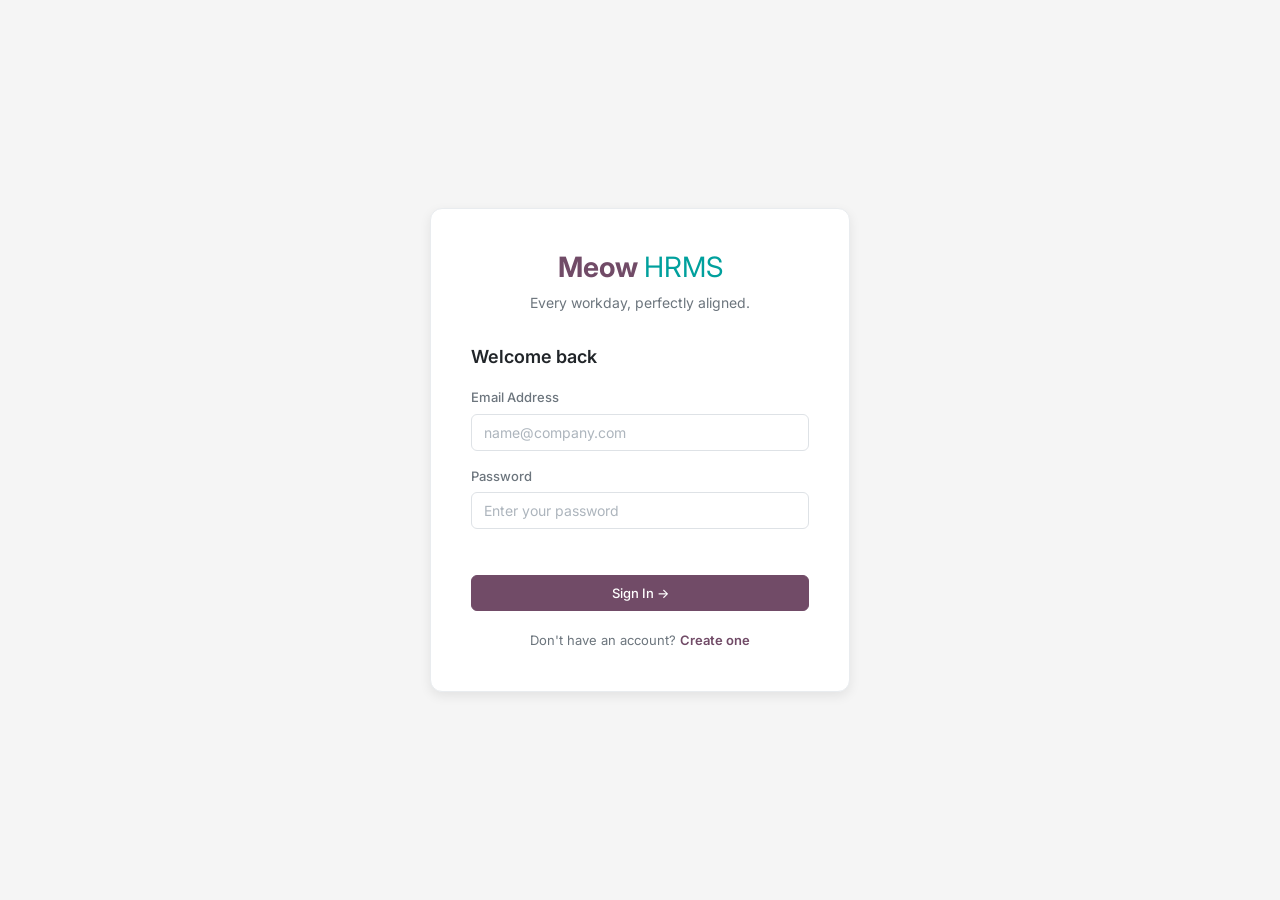
<file: index.html>
<!DOCTYPE html>
<html lang="en">

<head>
    <meta charset="UTF-8">
    <meta name="viewport" content="width=device-width, initial-scale=1.0">
    <title>Meow HRMS - Human Resource Management System</title>
    <meta name="description"
        content="Meow HRMS - A modern human resource management system for attendance, leave, and payroll management.">
    <!-- Google Fonts -->
    <link rel="preconnect" href="https://fonts.googleapis.com">
    <link rel="preconnect" href="https://fonts.gstatic.com" crossorigin>
    <link href="https://fonts.googleapis.com/css2?family=Inter:wght@300;400;500;600;700;800&display=swap"
        rel="stylesheet">
    <!-- CSS -->
    <link rel="stylesheet" href="css/main.css">
</head>

<body class="auth-body">

    <div class="auth-container">
        <div class="auth-header">
            <h1 class="logo">Meow <span>HRMS</span></h1>
            <p>Every workday, perfectly aligned.</p>
        </div>

        <!-- Login Form -->
        <form id="login-form" class="auth-form active">
            <h2>Welcome back</h2>
            <div class="input-group">
                <label for="login-email">Email Address</label>
                <input type="email" id="login-email" required placeholder="name@company.com" autocomplete="email" autocapitalize="none" autocorrect="off" spellcheck="false">
            </div>
            <div class="input-group">
                <label for="login-password">Password</label>
                <input type="password" id="login-password" required placeholder="Enter your password"
                    autocomplete="current-password">
            </div>
            <div class="error-message" id="login-error"></div>
            <button type="submit" class="btn btn-primary btn-block">Sign In →</button>
            <p class="auth-switch">Don't have an account? <a href="#" id="show-signup">Create one</a></p>
        </form>

        <!-- Signup Form -->
        <form id="signup-form" class="auth-form hidden">
            <h2>Create account</h2>
            <div class="input-group">
                <label for="signup-empid">Employee ID</label>
                <input type="text" id="signup-empid" required placeholder="EMP-001">
            </div>
            <div class="input-group">
                <label for="signup-name">Full Name</label>
                <input type="text" id="signup-name" required placeholder="John Doe" autocomplete="name">
            </div>
            <div class="input-group">
                <label for="signup-email">Email Address</label>
                <input type="email" id="signup-email" required placeholder="name@company.com" autocomplete="email">
            </div>
            <div class="input-group">
                <label for="signup-password">Password</label>
                <input type="password" id="signup-password" required placeholder="Min 6 characters"
                    autocomplete="new-password">
            </div>
            <div class="input-group">
                <label for="signup-department">Department</label>
                <select id="signup-department" required>
                    <option value="Engineering">Engineering</option>
                    <option value="Marketing">Marketing</option>
                    <option value="Sales">Sales</option>
                    <option value="Finance">Finance</option>
                    <option value="HR">Human Resources</option>
                    <option value="Operations">Operations</option>
                </select>
            </div>
            <div class="input-group">
                <label for="signup-role">Role</label>
                <select id="signup-role" required>
                    <option value="Employee">Employee</option>
                    <option value="Admin">Admin / HR Officer</option>
                </select>
            </div>
            <div class="error-message" id="signup-error"></div>
            <button type="submit" class="btn btn-primary btn-block">Create Account →</button>
            <p class="auth-switch">Already have an account? <a href="#" id="show-login">Sign In</a></p>
        </form>
    </div>

    <div class="toast-container" id="toast-container"></div>

    <script src="js/store.js"></script>
    <script src="js/auth.js"></script>
</body>

</html>
</file>
<file: css/main.css>
:root {
    /* Odoo brand colors */
    --color-primary: #714B67;
    --color-primary-light: #8B6580;
    --color-primary-dark: #5A3A52;
    --color-secondary: #00A09D;
    --color-secondary-light: #17B3B0;
    
    /* Semantic */
    --color-success: #21B573;
    --color-danger: #E24C4C;
    --color-warning: #E9A120;
    --color-info: #4A90D9;
    
    /* Neutrals */
    --color-bg: #F5F5F5;
    --color-surface: #FFFFFF;
    --color-text: #212529;
    --color-text-secondary: #6C757D;
    --color-text-muted: #ADB5BD;
    --color-border: #E9ECEF;
    --color-border-dark: #DEE2E6;
    
    /* Effects */
    --shadow-sm: 0 1px 2px rgba(0,0,0,0.05);
    --shadow-md: 0 4px 12px rgba(0,0,0,0.08);
    --radius-sm: 6px;
    --radius-md: 8px;
    --radius-lg: 12px;
    
    --transition: all 0.2s ease;
}

* {
    margin: 0;
    padding: 0;
    box-sizing: border-box;
}

::-webkit-scrollbar { width: 6px; }
::-webkit-scrollbar-track { background: transparent; }
::-webkit-scrollbar-thumb { background: #DEE2E6; border-radius: 3px; }
::-webkit-scrollbar-thumb:hover { background: #ADB5BD; }

body {
    font-family: 'Inter', -apple-system, BlinkMacSystemFont, sans-serif;
    background-color: var(--color-bg);
    color: var(--color-text);
    line-height: 1.5;
    min-height: 100vh;
    font-size: 14px;
}

/* Typography */
h1, h2, h3, h4, h5, h6 {
    font-weight: 600;
    line-height: 1.3;
    color: var(--color-text);
}

.logo {
    font-size: 1.75rem;
    font-weight: 700;
    color: var(--color-primary);
}
.logo span {
    color: var(--color-secondary);
    font-weight: 400;
}

.logo-small {
    font-size: 1.25rem;
    font-weight: 700;
    color: var(--color-primary);
}
.logo-small span {
    color: var(--color-secondary);
    font-weight: 400;
}

/* Buttons */
.btn {
    display: inline-flex;
    align-items: center;
    justify-content: center;
    gap: 6px;
    padding: 8px 16px;
    border-radius: var(--radius-sm);
    border: 1px solid transparent;
    font-size: 13px;
    font-weight: 500;
    font-family: inherit;
    cursor: pointer;
    transition: var(--transition);
    line-height: 1.4;
    white-space: nowrap;
}

.btn-primary {
    background: var(--color-primary);
    color: #fff;
    border-color: var(--color-primary);
}
.btn-primary:hover {
    background: var(--color-primary-dark);
    border-color: var(--color-primary-dark);
}

.btn-secondary {
    background: var(--color-secondary);
    color: #fff;
    border-color: var(--color-secondary);
}
.btn-secondary:hover { opacity: 0.9; }

.btn-success {
    background: var(--color-success);
    color: #fff;
    border-color: var(--color-success);
}
.btn-success:hover { opacity: 0.9; }

.btn-danger {
    background: var(--color-danger);
    color: #fff;
    border-color: var(--color-danger);
}
.btn-danger:hover { opacity: 0.9; }

.btn-outline {
    background: #fff;
    color: var(--color-text-secondary);
    border-color: var(--color-border-dark);
}
.btn-outline:hover {
    background: var(--color-bg);
    color: var(--color-text);
}

.btn-ghost {
    background: transparent;
    color: var(--color-primary);
    border: none;
    padding: 6px 10px;
}
.btn-ghost:hover {
    background: rgba(113, 75, 103, 0.06);
}

.btn-block { display: flex; width: 100%; }
.btn-sm { padding: 5px 12px; font-size: 12px; }

/* Forms */
.input-group {
    margin-bottom: 16px;
}
.input-group label {
    display: block;
    margin-bottom: 6px;
    font-weight: 500;
    font-size: 13px;
    color: var(--color-text-secondary);
}
.input-group input,
.input-group select,
.input-group textarea {
    width: 100%;
    padding: 9px 12px;
    border: 1px solid var(--color-border-dark);
    border-radius: var(--radius-sm);
    font-family: inherit;
    font-size: 14px;
    color: var(--color-text);
    background: #fff;
    transition: var(--transition);
}
.input-group input:focus,
.input-group select:focus,
.input-group textarea:focus {
    outline: none;
    border-color: var(--color-primary);
    box-shadow: 0 0 0 3px rgba(113, 75, 103, 0.1);
}
.input-group input:disabled {
    background: var(--color-bg);
    color: var(--color-text-secondary);
    cursor: not-allowed;
}
.input-group input::placeholder,
.input-group textarea::placeholder {
    color: var(--color-text-muted);
}

/* Auth Pages */
.auth-body {
    display: flex;
    align-items: center;
    justify-content: center;
    background: var(--color-bg);
}
.auth-container {
    width: 100%;
    max-width: 420px;
    padding: 40px;
    margin: 24px;
    background: #fff;
    border: 1px solid var(--color-border);
    border-radius: var(--radius-lg);
    box-shadow: var(--shadow-md);
}
.auth-header {
    text-align: center;
    margin-bottom: 32px;
}
.auth-header p {
    color: var(--color-text-secondary);
    font-size: 14px;
    margin-top: 6px;
}

.auth-form { display: none; }
.auth-form.active { display: block; }

.auth-form h2 {
    font-size: 18px;
    margin-bottom: 20px;
    color: var(--color-text);
}

.auth-switch {
    margin-top: 20px;
    text-align: center;
    font-size: 13px;
    color: var(--color-text-secondary);
}
.auth-switch a {
    color: var(--color-primary);
    text-decoration: none;
    font-weight: 600;
}
.auth-switch a:hover { text-decoration: underline; }

.error-message {
    color: var(--color-danger);
    font-size: 13px;
    margin-bottom: 12px;
    text-align: center;
    min-height: 18px;
}

/* Utilities */
.hidden { display: none !important; }

/* Card */
.card {
    background: #fff;
    border: 1px solid var(--color-border);
    border-radius: var(--radius-md);
    padding: 20px;
}

/* Badge */
.badge {
    padding: 3px 10px;
    border-radius: 100px;
    font-size: 12px;
    font-weight: 500;
    display: inline-block;
}
.badge.present { background: #E6F7EF; color: #0E7B46; }
.badge.absent { background: #FDE8E8; color: #C53030; }
.badge.half-day { background: #FEF3CD; color: #92600A; }
.badge.leave { background: #DBEAFE; color: #1E40AF; }
.badge.pending { background: #FEF3CD; color: #92600A; }
.badge.approved { background: #E6F7EF; color: #0E7B46; }
.badge.rejected { background: #FDE8E8; color: #C53030; }

/* Toast Notifications */
.toast-container {
    position: fixed;
    top: 16px;
    right: 16px;
    z-index: 10000;
    display: flex;
    flex-direction: column;
    gap: 8px;
}
.toast {
    display: flex;
    align-items: center;
    gap: 10px;
    padding: 12px 16px;
    border-radius: var(--radius-md);
    background: #fff;
    border: 1px solid var(--color-border);
    box-shadow: 0 8px 24px rgba(0,0,0,0.12);
    animation: toastIn 0.3s ease;
    min-width: 280px;
    max-width: 400px;
}
.toast.toast-out { animation: toastOut 0.25s ease forwards; }
.toast-icon { font-size: 16px; flex-shrink: 0; }
.toast-body { flex: 1; }
.toast-title { font-weight: 600; font-size: 13px; }
.toast-message { font-size: 12px; color: var(--color-text-secondary); margin-top: 1px; }
.toast-close {
    background: none; border: none; color: var(--color-text-muted);
    cursor: pointer; font-size: 16px; padding: 2px; line-height: 1;
}
.toast-close:hover { color: var(--color-text); }
.toast.success { border-left: 3px solid var(--color-success); }
.toast.error { border-left: 3px solid var(--color-danger); }
.toast.warning { border-left: 3px solid var(--color-warning); }
.toast.info { border-left: 3px solid var(--color-info); }

@keyframes toastIn {
    from { opacity: 0; transform: translateX(24px); }
    to { opacity: 1; transform: translateX(0); }
}
@keyframes toastOut {
    from { opacity: 1; transform: translateX(0); }
    to { opacity: 0; transform: translateX(24px); }
}

/* Modal */
.modal-overlay {
    position: fixed;
    top: 0; left: 0; right: 0; bottom: 0;
    background: rgba(0,0,0,0.4);
    display: flex;
    align-items: center;
    justify-content: center;
    z-index: 9000;
}
.modal {
    background: #fff;
    border-radius: var(--radius-lg);
    padding: 28px;
    width: 100%;
    max-width: 440px;
    margin: 16px;
    box-shadow: 0 16px 48px rgba(0,0,0,0.15);
}
.modal h3 { margin-bottom: 16px; font-size: 16px; }
.modal-actions {
    display: flex;
    justify-content: flex-end;
    gap: 8px;
    margin-top: 20px;
}

/* Empty State */
.empty-state {
    text-align: center;
    padding: 40px 20px;
    color: var(--color-text-secondary);
}
.empty-state .empty-icon { font-size: 32px; margin-bottom: 12px; opacity: 0.5; }
.empty-state h3 { color: var(--color-text-secondary); font-weight: 500; font-size: 14px; }
.empty-state p { font-size: 13px; color: var(--color-text-muted); }

/* Responsive */
@media (max-width: 768px) {
    .auth-container { padding: 28px; margin: 12px; }
    .form-grid { grid-template-columns: 1fr; }
}
</file>
<file: css/dashboard.css>
/* Dashboard Layout */
.dashboard-layout {
    display: flex;
    height: 100vh;
    overflow: hidden;
}

/* Sidebar */
.sidebar {
    width: 240px;
    flex-shrink: 0;
    display: flex;
    flex-direction: column;
    background: #fff;
    border-right: 1px solid var(--color-border);
}

.sidebar-header {
    padding: 20px 20px 16px;
    border-bottom: 1px solid var(--color-border);
}

.user-info {
    padding: 16px 20px;
    display: flex;
    align-items: center;
    gap: 10px;
    border-bottom: 1px solid var(--color-border);
}

.avatar {
    width: 36px;
    height: 36px;
    background: var(--color-primary);
    border-radius: var(--radius-sm);
    display: flex;
    align-items: center;
    justify-content: center;
    font-size: 14px;
    font-weight: 600;
    color: #fff;
    text-transform: uppercase;
    flex-shrink: 0;
}

.user-info .details { flex: 1; overflow: hidden; }
.user-info .name {
    font-weight: 600;
    font-size: 13px;
    white-space: nowrap;
    text-overflow: ellipsis;
    overflow: hidden;
    color: var(--color-text);
}
.user-info .role {
    font-size: 11px;
    color: var(--color-text-muted);
    text-transform: uppercase;
    letter-spacing: 0.04em;
}

.sidebar-nav {
    flex: 1;
    overflow-y: auto;
    padding: 12px 8px;
}

.nav-item {
    display: flex;
    align-items: center;
    padding: 8px 12px;
    color: var(--color-text-secondary);
    text-decoration: none;
    transition: var(--transition);
    gap: 10px;
    font-weight: 500;
    font-size: 13px;
    border-radius: var(--radius-sm);
    margin-bottom: 2px;
}
.nav-item .icon { font-size: 15px; width: 20px; text-align: center; }
.nav-item:hover {
    background: var(--color-bg);
    color: var(--color-text);
}
.nav-item.active {
    background: rgba(113, 75, 103, 0.08);
    color: var(--color-primary);
    font-weight: 600;
}

.nav-separator {
    padding: 16px 12px 6px;
    font-size: 11px;
    text-transform: uppercase;
    letter-spacing: 0.08em;
    color: var(--color-text-muted);
    font-weight: 600;
}

.sidebar-footer {
    padding: 16px 20px;
    border-top: 1px solid var(--color-border);
}

/* Main Content */
.main-content {
    flex: 1;
    display: flex;
    flex-direction: column;
    overflow: hidden;
    background: var(--color-bg);
}

.topbar {
    height: 56px;
    padding: 0 24px;
    display: flex;
    align-items: center;
    justify-content: space-between;
    background: #fff;
    border-bottom: 1px solid var(--color-border);
}
.topbar h1 {
    font-size: 16px;
    font-weight: 600;
    color: var(--color-text);
    margin: 0;
}
.topbar-actions {
    display: flex;
    align-items: center;
    gap: 12px;
}
.date-display {
    font-size: 13px;
    color: var(--color-text-secondary);
}

.view-container {
    flex: 1;
    padding: 24px;
    overflow-y: auto;
}

/* Dashboard Grid */
.dashboard-grid {
    display: grid;
    grid-template-columns: repeat(auto-fit, minmax(220px, 1fr));
    gap: 16px;
}

.stat-card {
    display: flex;
    align-items: center;
    gap: 14px;
}
.stat-icon {
    width: 44px;
    height: 44px;
    border-radius: var(--radius-md);
    display: flex;
    align-items: center;
    justify-content: center;
    font-size: 20px;
    flex-shrink: 0;
    background: var(--color-bg);
}
.stat-info h3 {
    font-size: 12px;
    color: var(--color-text-muted);
    font-weight: 500;
    text-transform: uppercase;
    letter-spacing: 0.04em;
    margin-bottom: 2px;
}
.stat-info .value {
    font-size: 24px;
    font-weight: 700;
    color: var(--color-text);
}

/* Tables */
.table-container {
    background: #fff;
    border: 1px solid var(--color-border);
    border-radius: var(--radius-md);
    overflow: hidden;
    margin-top: 16px;
}
table { width: 100%; border-collapse: collapse; }
th, td {
    padding: 10px 16px;
    text-align: left;
    border-bottom: 1px solid var(--color-border);
    font-size: 13px;
}
th {
    background: var(--color-bg);
    font-weight: 600;
    color: var(--color-text-secondary);
    text-transform: uppercase;
    font-size: 11px;
    letter-spacing: 0.06em;
}
tbody tr:hover { background: #FAFAFA; }
tbody tr:last-child td { border-bottom: none; }

/* Forms */
.form-grid {
    display: grid;
    grid-template-columns: 1fr 1fr;
    gap: 16px;
}
.form-actions {
    margin-top: 20px;
    display: flex;
    justify-content: flex-end;
    gap: 8px;
}

/* Section Header */
.section-header {
    display: flex;
    align-items: center;
    justify-content: space-between;
    margin-bottom: 16px;
    flex-wrap: wrap;
    gap: 12px;
}
.section-header .section-title h2 { font-size: 16px; margin-bottom: 2px; }
.section-header .section-title p { font-size: 13px; color: var(--color-text-secondary); }

/* Check-in Banner */
.checkin-banner {
    background: #fff;
    border: 1px solid var(--color-border);
    border-radius: var(--radius-md);
    padding: 16px 20px;
    display: flex;
    align-items: center;
    justify-content: space-between;
    margin-bottom: 16px;
}
.checkin-banner .checkin-info { display: flex; align-items: center; gap: 12px; }
.checkin-banner .checkin-time { font-size: 22px; font-weight: 700; font-variant-numeric: tabular-nums; }
.checkin-banner .checkin-label { font-size: 12px; color: var(--color-text-secondary); }

/* Profile */
.profile-header {
    display: flex;
    align-items: center;
    gap: 16px;
    margin-bottom: 24px;
}
.profile-avatar {
    width: 56px;
    height: 56px;
    background: var(--color-primary);
    border-radius: var(--radius-md);
    display: flex;
    align-items: center;
    justify-content: center;
    font-size: 22px;
    font-weight: 700;
    color: #fff;
    text-transform: uppercase;
}
.profile-meta h2 { font-size: 18px; margin-bottom: 2px; }
.profile-meta .profile-id { font-size: 13px; color: var(--color-text-secondary); }

/* Responsive */
@media (max-width: 768px) {
    .sidebar { width: 200px; }
    .view-container { padding: 16px; }
    .dashboard-grid { grid-template-columns: 1fr; }
}
@media (max-width: 600px) {
    .dashboard-layout { flex-direction: column; }
    .sidebar {
        width: 100%; height: auto;
        border-right: none; border-bottom: 1px solid var(--color-border);
    }
    .sidebar-nav { display: flex; flex-wrap: wrap; padding: 8px; }
    .sidebar-header, .sidebar-footer, .user-info, .nav-separator { display: none; }
    .topbar { height: 48px; padding: 0 12px; }
}
</file>
